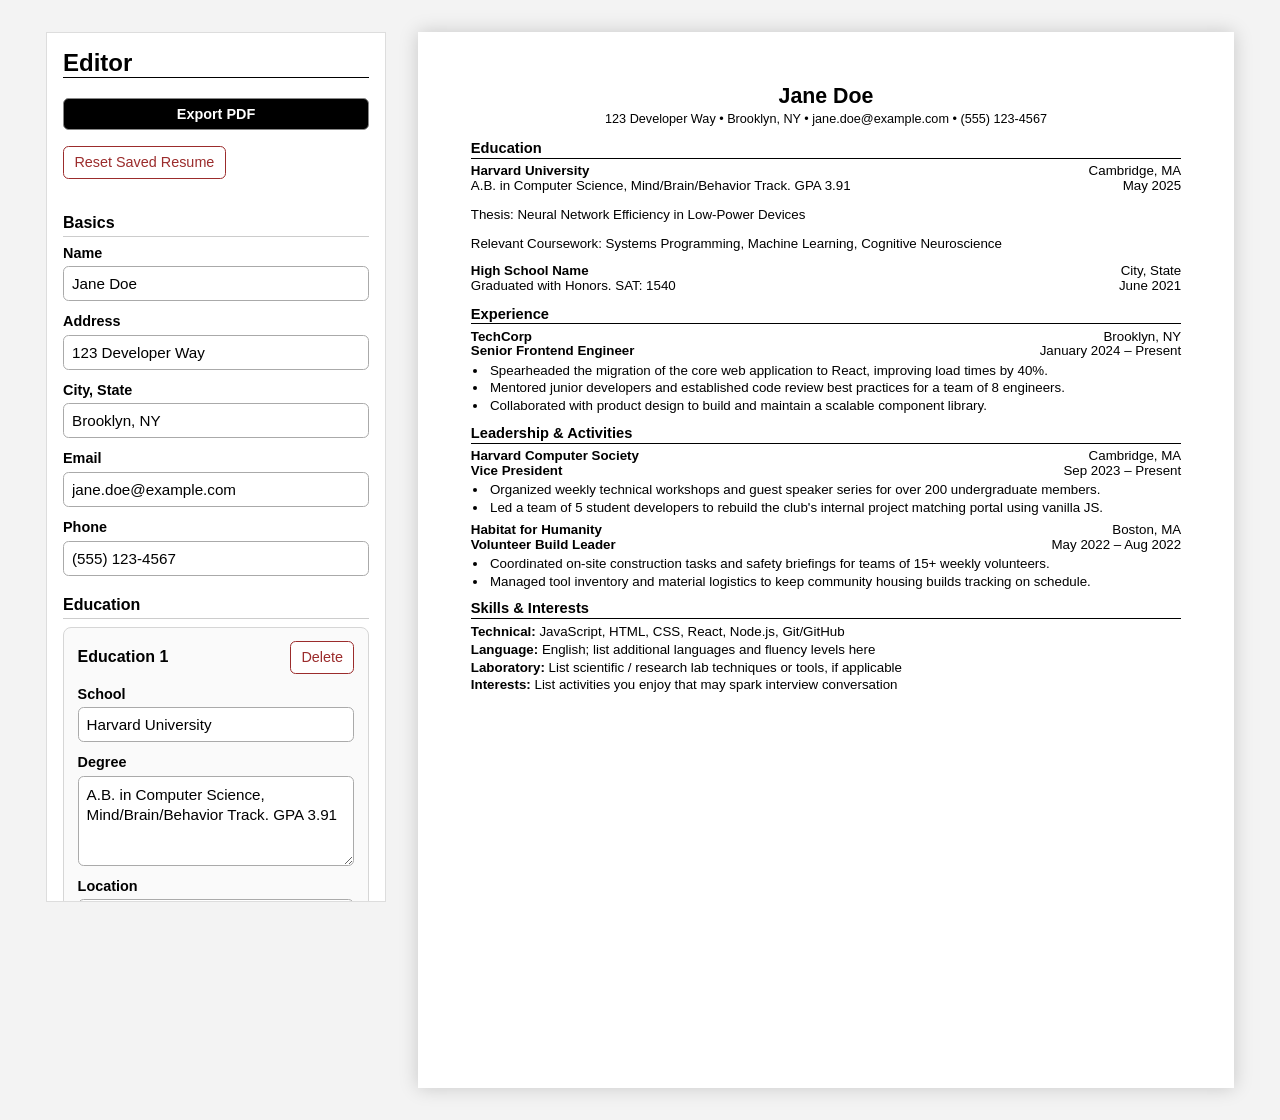
<file: index.html>
<!doctype html>
<html lang="en">

<head>
  <meta charset="UTF-8" />
  <meta name="viewport" content="width=device-width, initial-scale=1.0" />
  <title>Resume Builder</title>
  <link rel="stylesheet" href="css/reset.css" />
  <link rel="stylesheet" href="css/app.css" />
  <link rel="stylesheet" href="css/print.css" media="print" />
</head>

<body>
  <!-- Two panes: the editor (form inputs) and the live preview -->
  <main id="app">
    <section id="editor">
      <h2>Editor</h2>

      <button type="button" class="editor-btn export-btn" data-action="export-pdf">
        Export PDF
      </button>

      <button type="button" class="editor-btn danger-btn reset-btn" data-action="reset-resume">
        Reset Saved Resume
      </button>

      <p id="save-status" class="save-status">Saved locally</p>
      <p id="page-warning" class="page-warning" aria-live="polite"></p>

      <h3>Basics</h3>

      <div class="form-group">
        <label for="name-input">Name</label>
        <input id="name-input" class="basics-input" type="text" data-field="name" placeholder="Enter your full name" />
      </div>

      <div class="form-group">
        <label for="address-input">Address</label>
        <input id="address-input" class="basics-input" type="text" data-field="address"
          placeholder="Enter your address" />
      </div>

      <div class="form-group">
        <label for="city-state-input">City, State</label>
        <input id="city-state-input" class="basics-input" type="text" data-field="cityState"
          placeholder="Enter city and state" />
      </div>

      <div class="form-group">
        <label for="email-input">Email</label>
        <input id="email-input" class="basics-input" type="email" data-field="email" placeholder="Enter your email" />
      </div>

      <div class="form-group">
        <label for="phone-input">Phone</label>
        <input id="phone-input" class="basics-input" type="text" data-field="phone"
          placeholder="Enter your phone number" />
      </div>

      <h3>Education</h3>
      <div id="education-editor"></div>

      <h3>Experience</h3>
      <div id="experience-editor"></div>

      <h3>Leadership &amp; Activities</h3>
      <div id="leadership-editor"></div>

      <h3>Skills &amp; Interests</h3>
      <div id="skills-editor"></div>
    </section>

    <section id="preview"></section>
  </main>

  <!-- type="module" lets us use import/export across our js files -->
  <script type="module" src="js/main.js"></script>
</body>

</html>
</file>
<file: css/app.css>
/* app.css — screen styles for editor + resume preview */

/* Page layout */

body {
  margin: 0;
  background: #f3f3f3;
  font-family: Calibri, Arial, sans-serif;
}

#app {
  min-height: 100vh;
  padding: 2rem;
  display: grid;
  grid-template-columns: 340px 8.5in;
  justify-content: center;
  align-items: flex-start;
  gap: 2rem;
  background: #f3f3f3;
}

/* Editor */

#editor {
  display: block;
  background: white;
  padding: 1rem;
  border: 1px solid #ddd;
  max-height: calc(100vh - 4rem);
  overflow-y: auto;
}

#editor h2 {
  text-align: left;
  border-bottom: 1px solid black;
  margin-top: 0;
}

#editor h3 {
  margin-top: 1.25rem;
  margin-bottom: 0.5rem;
  padding-bottom: 0.25rem;
  border-bottom: 1px solid #ccc;
  font-size: 1rem;
}

.entry-editor {
  padding: 0.85rem;
  margin-bottom: 0.85rem;
  border: 1px solid #d6d6d6;
  border-radius: 0.5rem;
  background: #fafafa;
}

.entry-editor-header,
.nested-editor-header {
  display: flex;
  justify-content: space-between;
  align-items: center;
  gap: 0.75rem;
  margin-bottom: 0.75rem;
}

.entry-editor h4,
.nested-editor-header h5 {
  margin: 0;
}

.nested-editor-block {
  margin-top: 0.85rem;
  padding-top: 0.75rem;
  border-top: 1px solid #ddd;
}

.form-group {
  display: flex;
  flex-direction: column;
  gap: 0.35rem;
  margin-bottom: 0.75rem;
}

.form-group label {
  font-weight: bold;
  font-size: 0.9rem;
}

.form-group input,
.form-group textarea {
  width: 100%;
  box-sizing: border-box;
  padding: 0.5rem;
  font-size: 0.95rem;
  font-family: inherit;
  border: 1px solid #aaa;
  border-radius: 0.35rem;
  background: white;
}

.form-group textarea {
  resize: vertical;
  line-height: 1.3;
}

.inline-control {
  display: flex;
  align-items: flex-start;
  gap: 0.5rem;
}

.inline-control textarea {
  flex: 1;
}

.editor-btn {
  border: 1px solid #888;
  border-radius: 0.35rem;
  padding: 0.45rem 0.65rem;
  font-family: inherit;
  font-size: 0.9rem;
  cursor: pointer;
  background: white;
}

.editor-btn:hover {
  background: #f0f0f0;
}

.add-btn {
  width: 100%;
  margin-bottom: 1rem;
  font-weight: bold;
}

.export-btn {
  width: 100%;
  margin-bottom: 1rem;
  font-weight: bold;
  background: black;
  color: white;
}

.export-btn:hover {
  background: #333;
}

.danger-btn {
  border-color: #9b2c2c;
  color: #9b2c2c;
}

.danger-btn:hover {
  background: #fff0f0;
}

.small-btn {
  width: auto;
  white-space: nowrap;
  font-size: 0.8rem;
  padding: 0.35rem 0.5rem;
}

/* Resume preview canvas */

#preview {
  width: 8.5in;
  min-height: 11in;
  padding: 0.55in;
  box-sizing: border-box;
  background: white;
  color: black;
  font-family: Calibri, Arial, sans-serif;
  font-size: 10pt;
  line-height: 1.15;
  box-shadow: 0 0 18px rgba(0, 0, 0, 0.18);
}

/* Resume header */

.name-and-contact-info {
  text-align: center;
  margin-bottom: 0.14in;
}

.name-and-contact-info h1 {
  margin: 0 0 0.04in 0;
  padding: 0;
  border: none;
  font-size: 16pt;
  line-height: 1.1;
  font-weight: 700;
}

.contact-info {
  margin: 0;
  font-size: 9.5pt;
  line-height: 1.15;
}

/* Resume sections */

.resume-section {
  margin-bottom: 0.12in;
}

.resume-section h2 {
  margin: 0 0 0.055in 0;
  padding: 0 0 0.015in 0;
  border-bottom: 1px solid black;
  text-align: left;
  font-size: 11pt;
  line-height: 1.1;
  font-weight: 700;
}

/* Resume entries */

.entry-container {
  margin-bottom: 0.08in;
  page-break-inside: avoid;
  break-inside: avoid;
}

.entry-header {
  display: flex;
  justify-content: space-between;
  align-items: flex-start;
  gap: 0.25in;
}

.entry-title-block {
  text-align: left;
  min-width: 0;
}

.entry-title-block h3,
.entry-title-block p {
  margin: 0;
  font-size: 10pt;
  line-height: 1.12;
}

.entry-title-block h3 {
  font-weight: 700;
}

.meta-block {
  text-align: right;
  white-space: nowrap;
  font-size: 10pt;
  line-height: 1.12;
}

.heavy-text,
span {
  font-weight: 700;
}

/* Resume bullets */

.describe-experience {
  margin: 0.035in 0 0 0;
  padding-left: 0.18in;
  list-style-type: disc;
  list-style-position: outside;
}

.describe-experience li {
  margin-bottom: 0.025in;
  padding-left: 0.02in;
  line-height: 1.15;
}

/* Skills */

.describe-skills-interest {
  list-style-type: none;
  padding-left: 0;
  margin: 0;
}

.describe-skills-interest li {
  margin-bottom: 0.025in;
  line-height: 1.15;
}

/* Links */

a {
  color: inherit;
  text-decoration: none;
}

.save-status {
  margin: 0 0 1rem 0;
  font-size: 0.85rem;
  color: #2f6f3e;
  opacity: 0;
  transition: opacity 160ms ease-in-out;
}

.save-status.is-visible {
  opacity: 1;
}

.detail-textarea {
  min-height: 110px;
}

.bullet-input {
  min-height: 90px;
}

.form-group textarea {
  min-height: 90px;
  resize: vertical;
  line-height: 1.35;
}

.detail-textarea {
  min-height: 90px;
  resize: vertical;
  line-height: 1.35;
}

.form-group textarea {
  min-height: 90px;
  resize: vertical;
  line-height: 1.35;
}

.detail-textarea {
  min-height: 100px;
}

.bullet-input {
  min-height: 95px;
}

.page-warning {
  margin: 0 0 1rem 0;
  font-size: 0.85rem;
  color: #9b2c2c;
  font-weight: bold;
  display: none;
}

.page-warning.is-visible {
  display: block;
}

#preview.is-overflowing {
  outline: 3px solid #d97706;
}
</file>
<file: css/print.css>
@page {
  size: Letter;
  margin: 0;
}

@media print {
  html,
  body {
    margin: 0 !important;
    padding: 0 !important;
    background: white !important;
  }

  #editor {
    display: none !important;
  }

  #app {
    display: block !important;
    width: 100% !important;
    min-height: auto !important;
    padding: 0 !important;
    margin: 0 !important;
    background: white !important;
  }

  #preview {
    width: 8.5in !important;
    min-height: 11in !important;
    height: 11in !important;
    padding: 0.55in !important;
    margin: 0 auto !important;
    box-sizing: border-box !important;
    box-shadow: none !important;
    background: white !important;
    color: black !important;
    font-size: 10pt !important;
    line-height: 1.15 !important;
    overflow: visible !important;
  }

  .resume-section,
  .entry-container {
    page-break-inside: avoid;
    break-inside: avoid;
  }

  a {
    color: black !important;
    text-decoration: none !important;
  }
}
</file>
